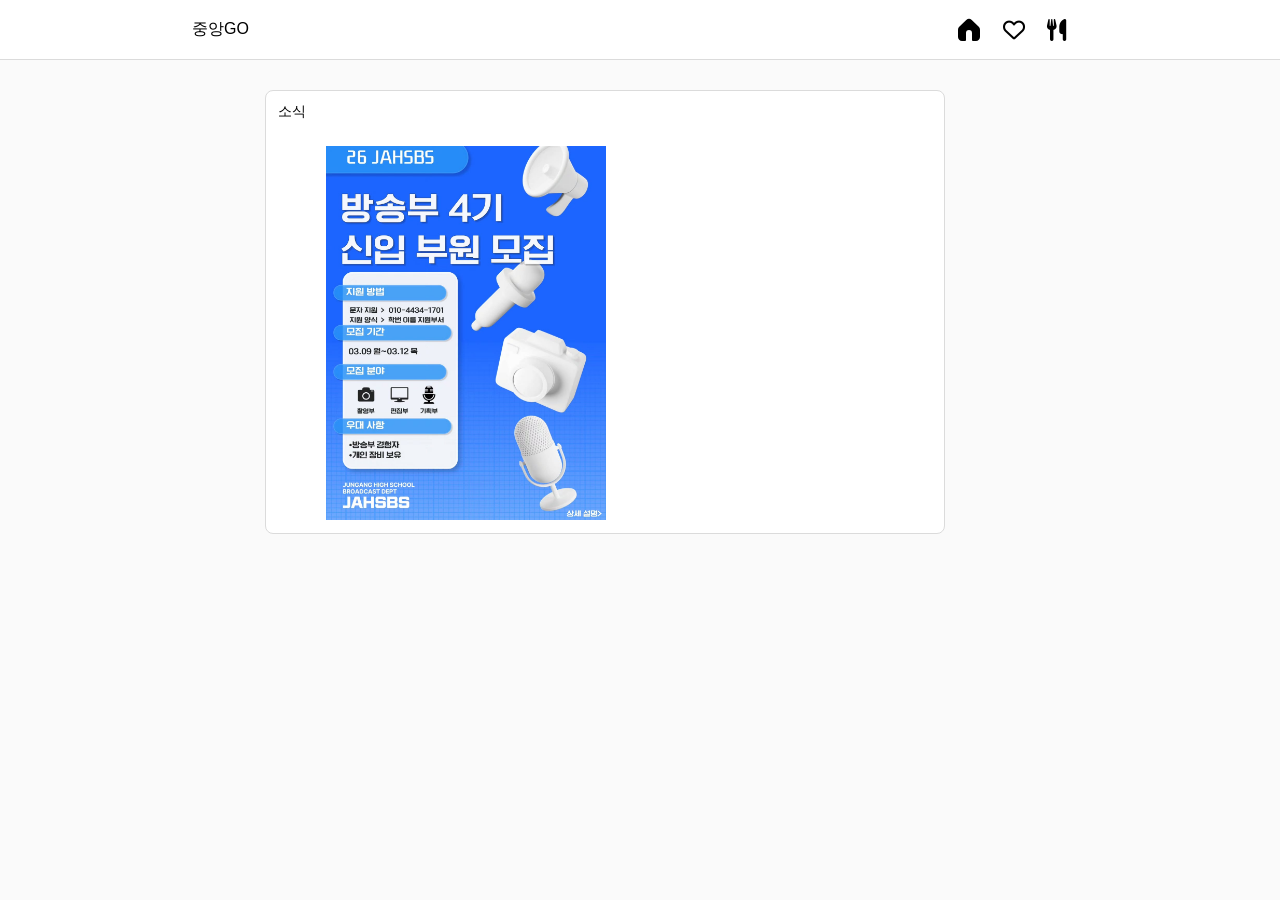
<file: index.html>
<!DOCTYPE html>
<html lang="ko">
<head>
    <meta charset="UTF-8">
    <meta name="viewport" content="width=device-width, initial-scale=1.0">
    <title>중앙GO</title>
    <link rel="stylesheet" href="instyle.css">
    <link rel="stylesheet" href="https://cdnjs.cloudflare.com/ajax/libs/font-awesome/6.0.0/css/all.min.css">
</head>
<body>

    <nav class="navbar">
        <div class="nav-wrapper">
            중앙GO
            <div class="nav-items">
                <svg aria-label="Home" class="x1lliihq x1n2onr6 x5n08af" fill="currentColor" height="24" role="img" viewBox="0 0 24 24" width="24"><title>Home</title><path d="m21.762 8.786-7-6.68a3.994 3.994 0 0 0-5.524 0l-7 6.681A4.017 4.017 0 0 0 1 11.68V19c0 2.206 1.794 4 4 4h3.005a1 1 0 0 0 1-1v-7.003a2.997 2.997 0 0 1 5.994 0V22a1 1 0 0 0 1 1H19c2.206 0 4-1.794 4-4v-7.32a4.02 4.02 0 0 0-1.238-2.894Z"></path></svg>
                <i class="icon fa-regular fa-heart"></i>
                <i class="icon fas fa-utensils" onclick="location.href = 'geupstagram.html'"></i>
                <div class="icon user-profile"></div>
            </div>
        </div>
    </nav>

    <main class="main">
        <section class="container">
            <div class="left-coll">
                <div class="post">
                    <div class="info">
                        <div class="user">
                            <p class="username">소식</p>
                        </div>
                    </div>
                    <div class="im">
                <img width="70%" onclick="window.open('https:/www.instagram.com/p/DVl5pnwEpnb/?img_index=1');" src="649334093_17874133329544265_5638676920964392351_n.heic" alt="" srcset=""></div>
                    </div>
                </div>
            </div>

            
        </section>
    </main>

</body>
</html>
</file>
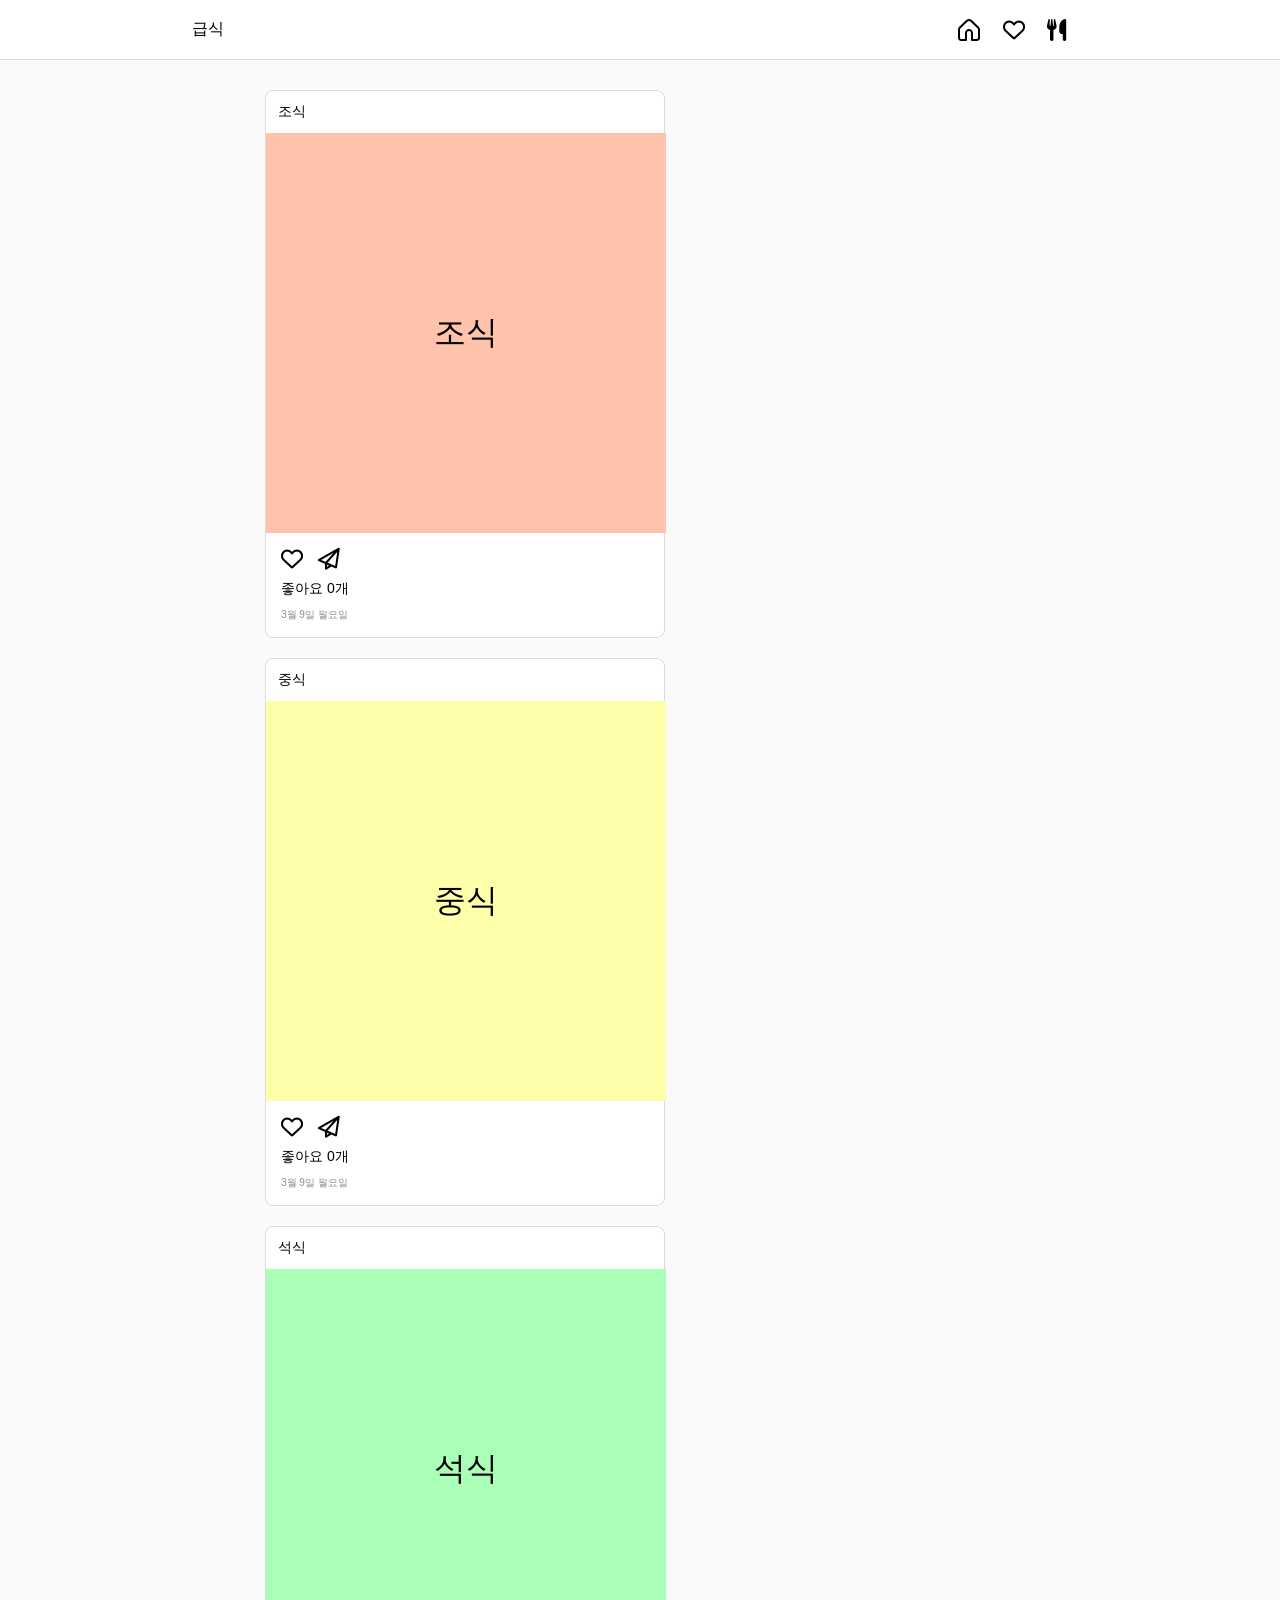
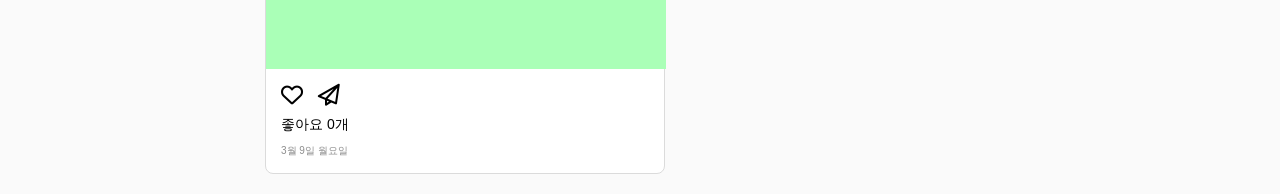
<file: geupstagram.html>
<!DOCTYPE html>
<html lang="ko">
<head>
    <meta charset="UTF-8">
    <meta name="viewport" content="width=device-width, initial-scale=1.0">
    <title>급식</title>
    <link rel="stylesheet" href="instyle.css">
    <link rel="stylesheet" href="https://cdnjs.cloudflare.com/ajax/libs/font-awesome/6.0.0/css/all.min.css">
</head>
<script src="geupsik.js"></script>
<body>

    <nav class="navbar">
        <div class="nav-wrapper">
            급식
            <div class="nav-items">
                <svg aria-label="Home" class="x1lliihq x1n2onr6 x5n08af" onclick="location.href = 'index.html'" fill="currentColor" height="24" role="img" viewBox="0 0 24 24" width="24"><title>Home</title><path d="m21.762 8.786-7-6.68C13.266.68 10.734.68 9.238 2.106l-7 6.681A4.017 4.017 0 0 0 1 11.68V20c0 1.654 1.346 3 3 3h5.005a1 1 0 0 0 1-1L10 15c0-1.103.897-2 2-2 1.09 0 1.98.877 2 1.962L13.999 22a1 1 0 0 0 1 1H20c1.654 0 3-1.346 3-3v-8.32a4.021 4.021 0 0 0-1.238-2.894ZM21 20a1 1 0 0 1-1 1h-4.001L16 15c0-2.206-1.794-4-4-4s-4 1.794-4 4l.005 6H4a1 1 0 0 1-1-1v-8.32c0-.543.226-1.07.62-1.447l7-6.68c.747-.714 2.013-.714 2.76 0l7 6.68c.394.376.62.904.62 1.448V20Z"></path></svg>
                <i class="icon fa-regular fa-heart"></i>
                <i class="icon fas fa-utensils"></i>
                <div class="icon user-profile"></div>
            </div>
        </div>
    </nav>

    <main class="main">
        <section class="container">
            <div class="left-col">
                <div class="post">
                    <div class="info">
                        <div class="user">
                            <p class="username">조식</p>
                        </div>
                    </div>
                    <div class="im" id="brim">조식</div>
                    <div class="post-content">
                        <div class="reaction-wrapper">
                            <i class="icon fa-regular fa-heart" id="lb" onclick="likupb();"></i>
                            <i class="icon fa-regular fa-paper-plane" onclick="navigator.share({ title: '조식', text: document.getElementById('breakfast').innerText })"></i>
                        </div>
                        <p class="likes">좋아요 <span id="likeb">0</span>개</p>
                        <p class="description"><span> </span> <span id="breakfast"></span></p>
                        <p class="post-time">3월 9일 월요일</p>
                    </div>
                </div>
                <div class="post">
                    <div class="info">
                        <div class="user">
                            <p class="username">중식</p>
                        </div>
                    </div>
                    <div class="im" id="lnim">중식</div>
                    <div class="post-content">
                        <div class="reaction-wrapper">
                            <i class="icon fa-regular fa-heart" id="ll" onclick="likupl();"></i>
                            <i class="icon fa-regular fa-paper-plane" onclick="navigator.share({ title: '중식', text: document.getElementById('lunch').innerText })"></i>
                        </div>
                        <p class="likes">좋아요 <span id="likel">0</span>개</p>
                        <p class="description"><span> </span> <span id="lunch"></span></p>
                        <p class="post-time">3월 9일 월요일</p>
                    </div>
                </div>
                <div class="post">
                    <div class="info">
                        <div class="user">
                            <p class="username">석식</p>
                        </div>
                    </div>
                    <div class="im" id="dnim">석식</div>
                    <div class="post-content">
                        <div class="reaction-wrapper">
                            <i class="icon fa-regular fa-heart" id="ld" onclick="likupd();"></i>
                            <i class="icon fa-regular fa-paper-plane" onclick="navigator.share({ title: '석식', text: document.getElementById('dinner').innerText })"></i>
                        </div>
                        <p class="likes">좋아요 <span id="liked">0</span>개</p>
                        <p class="description"><span> </span> <span id="dinner"></span></p>
                        <p class="post-time">3월 9일 월요일</p>
                    </div>
                </div>
            </div>

            
        </section>
    </main>

</body>
</html>
</file>
<file: instyle.css>
* {
    margin: 0;
    padding: 0;
    box-sizing: border-box;
}

body {
    background-color: #fafafa;
    font-family: -apple-system, BlinkMacSystemFont, "Segoe UI", Roboto, Helvetica, Arial, sans-serif;
}

/* 네비게이션 바 */
.navbar {
    position: fixed;
    top: 0;
    width: 100%;
    height: 60px;
    background: #fff;
    border-bottom: 1px solid #dbdbdb;
    display: flex;
    justify-content: center;
    z-index: 1000;
}

.fa-solid{
    color: #ed4956;
}

.nav-wrapper {
    width: 70%;
    max-width: 1000px;
    display: flex;
    justify-content: space-between;
    align-items: center;
}

.brand-img { height: 100%; margin-top: 10px; }

.search-box {
    width: 250px;
    height: 35px;
    background: #efefef;
    border: none;
    border-radius: 8px;
    padding: 0 15px;
}

.nav-items { display: flex; align-items: center; }
.icon { font-size: 22px; margin-left: 22px; cursor: pointer; }

/* 메인 레이아웃 */
.main {
    margin-top: 90px;
    display: flex;
    justify-content: center;
}

.container {
    width: 95%;
    max-width: 750px; /* 게시물 400px + 간격 30px + 사이드바 약 300px */
    display: grid;
    /* 왼쪽은 무조건 400px, 오른쪽은 남는 공간 다 쓰기 */
    grid-template-columns: 400px 1fr; 
    grid-gap: 30px;
    margin: 0 auto;
}

.left-col {
    width: 400px;
}

.left-coll {
    width: 170%;
}

/* 피드 카드 */
.post {
    width: 100%; /* 이제 부모가 400px이므로 자동 400px이 됩니다 */
    background: #fff;
    border: 1px solid #dbdbdb;
    border-radius: 8px;
    margin-bottom: 20px;
}


.info {
    display: flex;
    justify-content: space-between;
    align-items: center;
    padding: 12px;
}

.user { display: flex; align-items: center; }
.profile-pic {
    width: 35px;
    height: 35px;
    border-radius: 50%;
    background: #ddd;
    margin-right: 10px;
}

.username { font-weight: 400; font-size: 14px; }
.post-image { width: 100%; object-fit: cover; }

.post-content { padding: 15px; }
.reaction-wrapper { display: flex; margin-bottom: 10px; }
.reaction-wrapper .icon { margin-left: 0; margin-right: 15px; }
.save { margin-left: auto; margin-right: 0 !important; }

.likes { font-weight: 400; font-size: 14px; margin-bottom: 8px; }
.description { font-size: 14px; line-height: 1.5; }
.description span { font-weight: 400; }
.post-time { color: #8e8e8e; font-size: 10px; margin-top: 10px; }

/* 사이드바 */
.right-col { padding: 10px; }
.profile-card { display: flex; align-items: center; margin-bottom: 20px; }
.profile-card .profile-pic { width: 56px; height: 56px; }
.sub-text { color: #8e8e8e; font-size: 12px; }
.action-btn { background: none; border: none; color: #0095f6; font-weight: 400; margin-left: auto; cursor: pointer; }
.suggestion-text { color: #8e8e8e; font-weight: 400; font-size: 14px; margin-bottom: 15px; }

/* 반응형 */
@media (max-width: 900px) {
    .right-col { display: none; }
    .container { grid-template-columns: 1fr; }
}
.im{
    width: 400px;
    aspect-ratio: 1 / 1;
    text-align: center;
    display: flex;
    align-items: center;
    justify-content: center;
    font-size: xx-large;

}

#brim{
    background-color: rgb(255, 194, 170);
}
#lnim{
    background-color: rgb(255, 255, 170);
}
#dnim{
    background-color: rgb(170, 255, 183);
}
</file>
